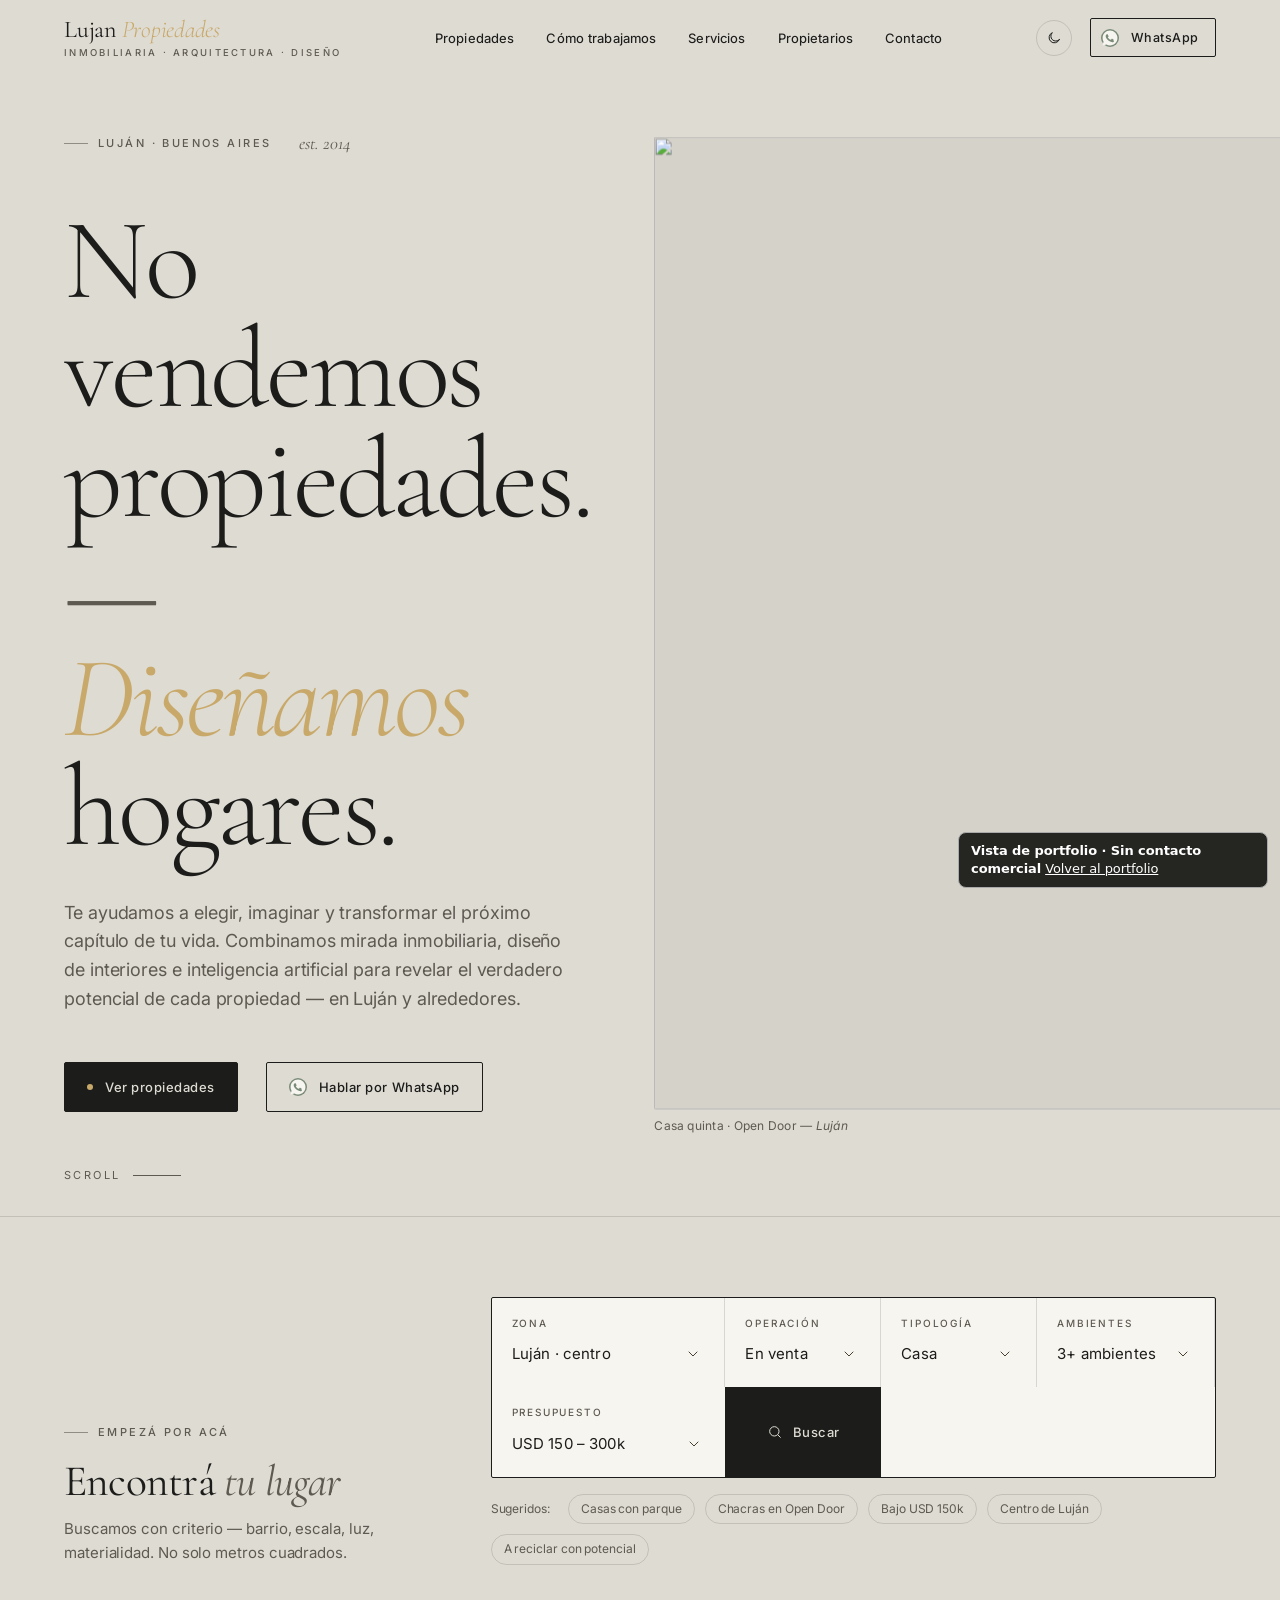
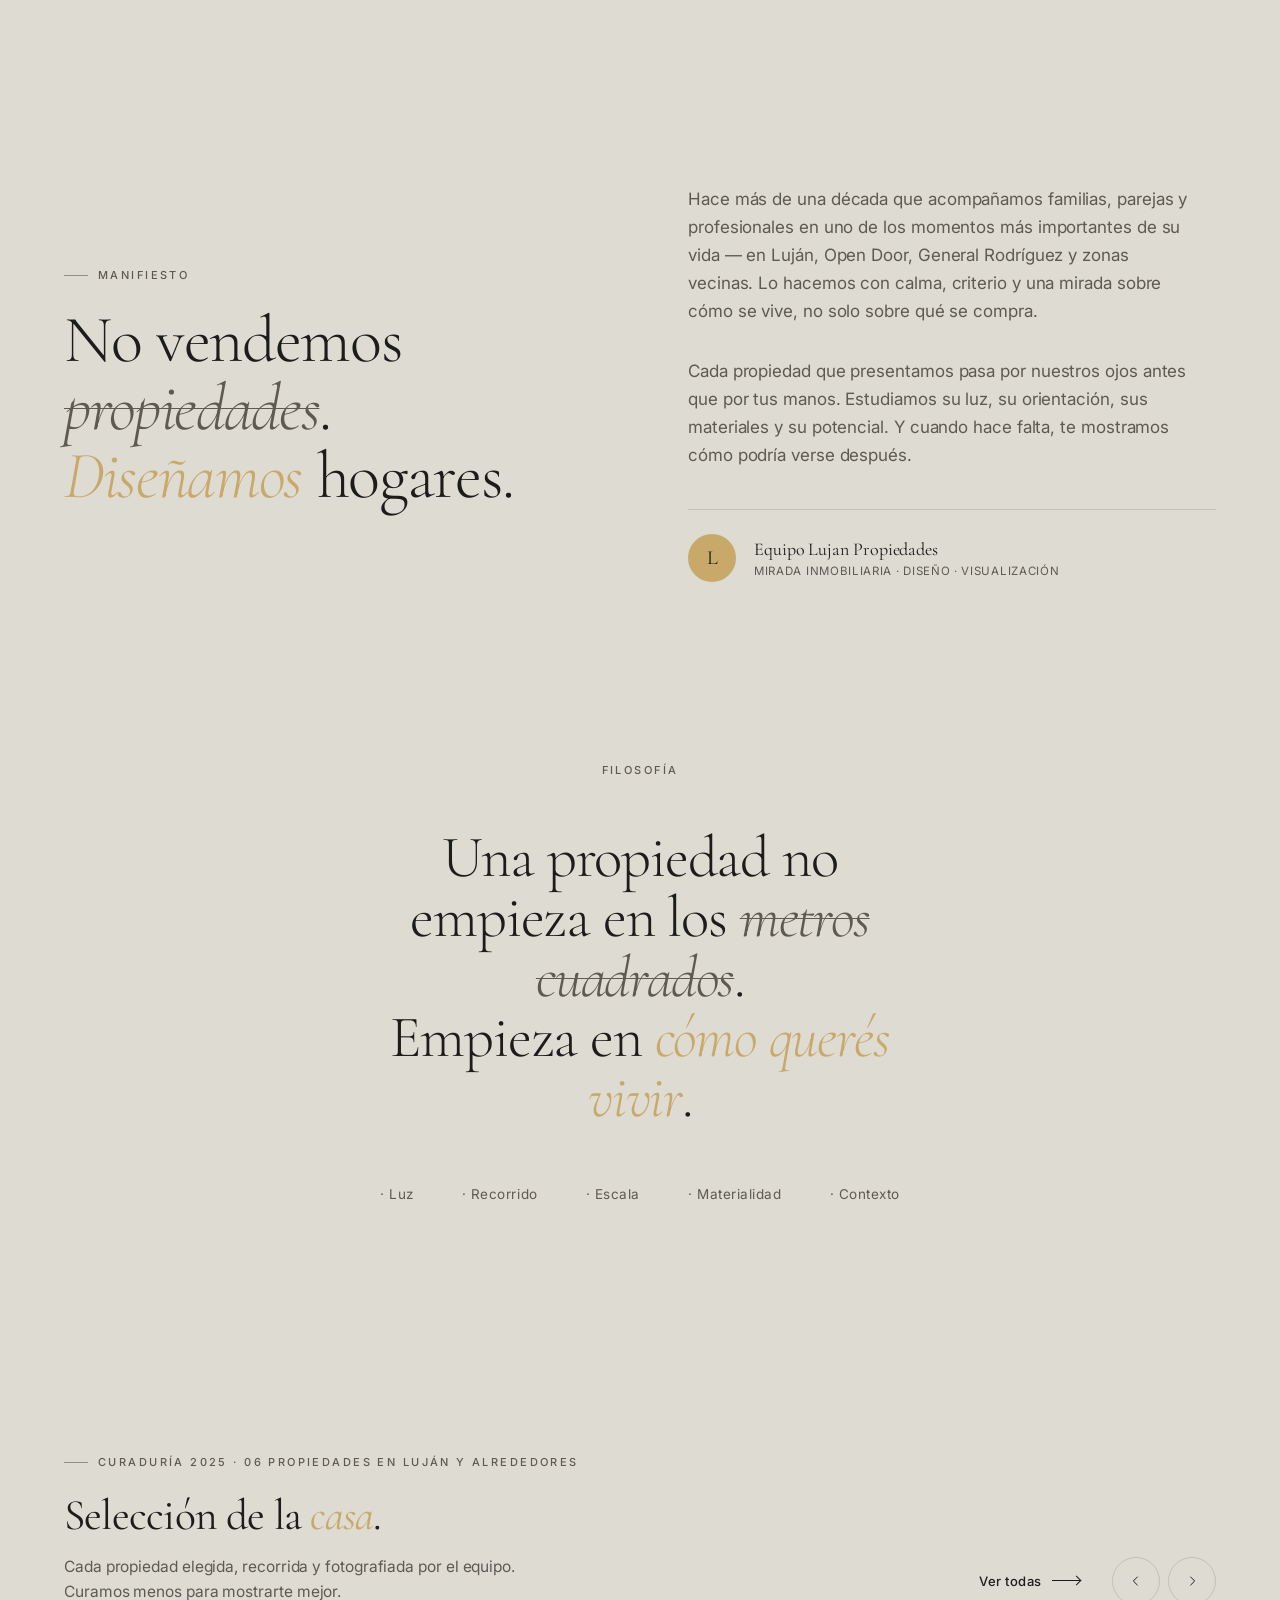
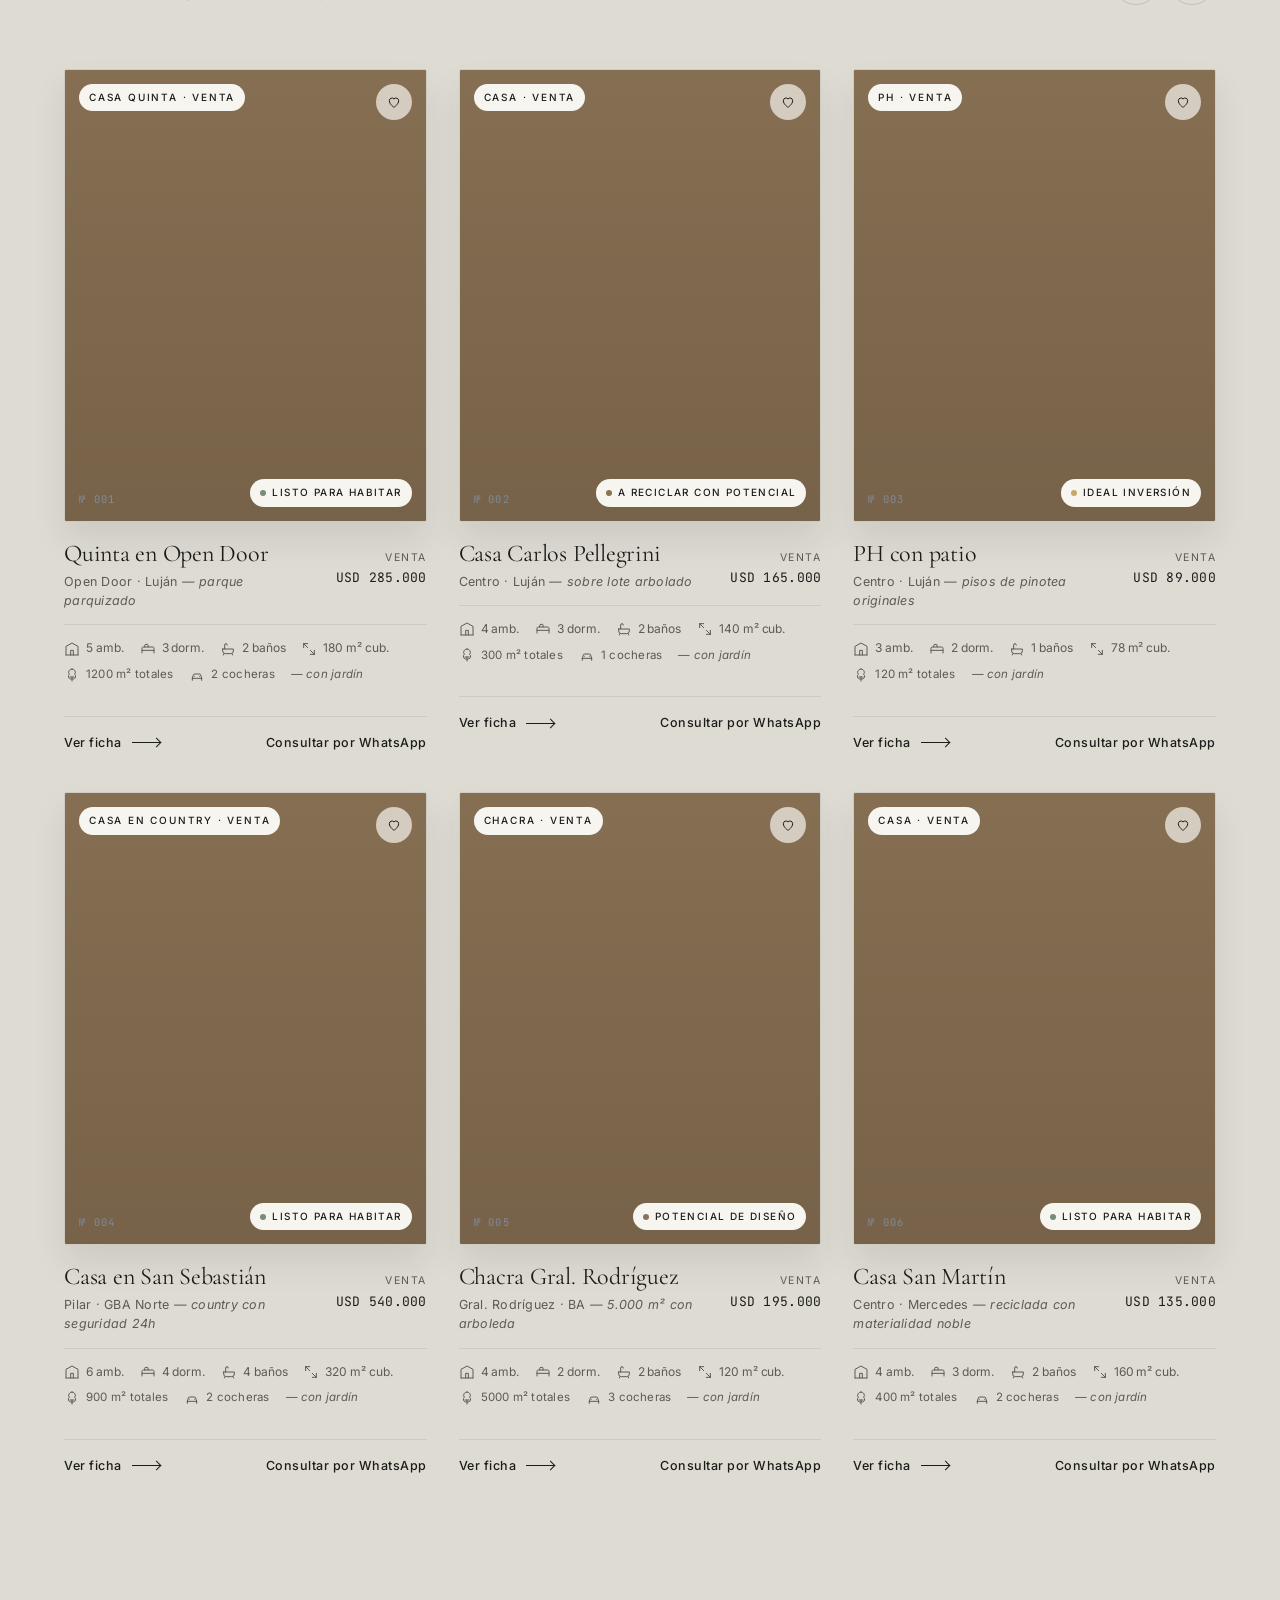
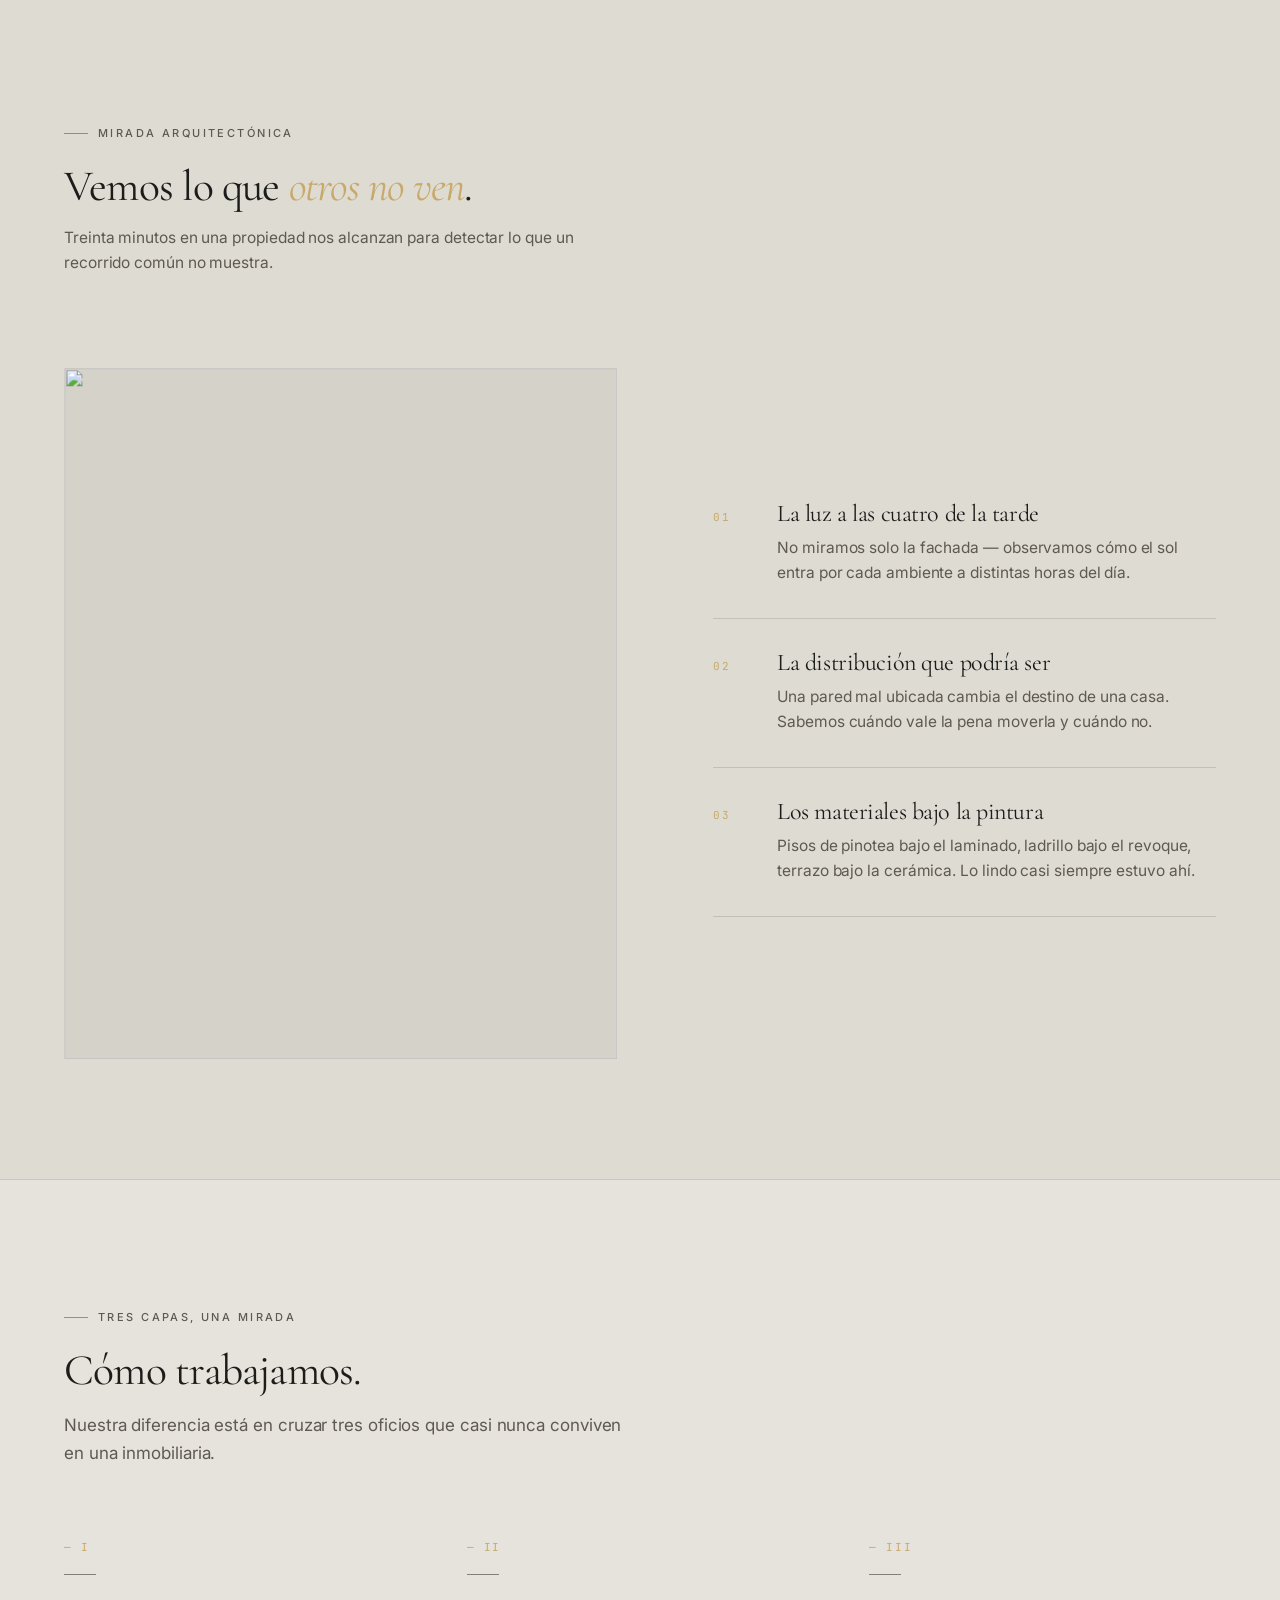
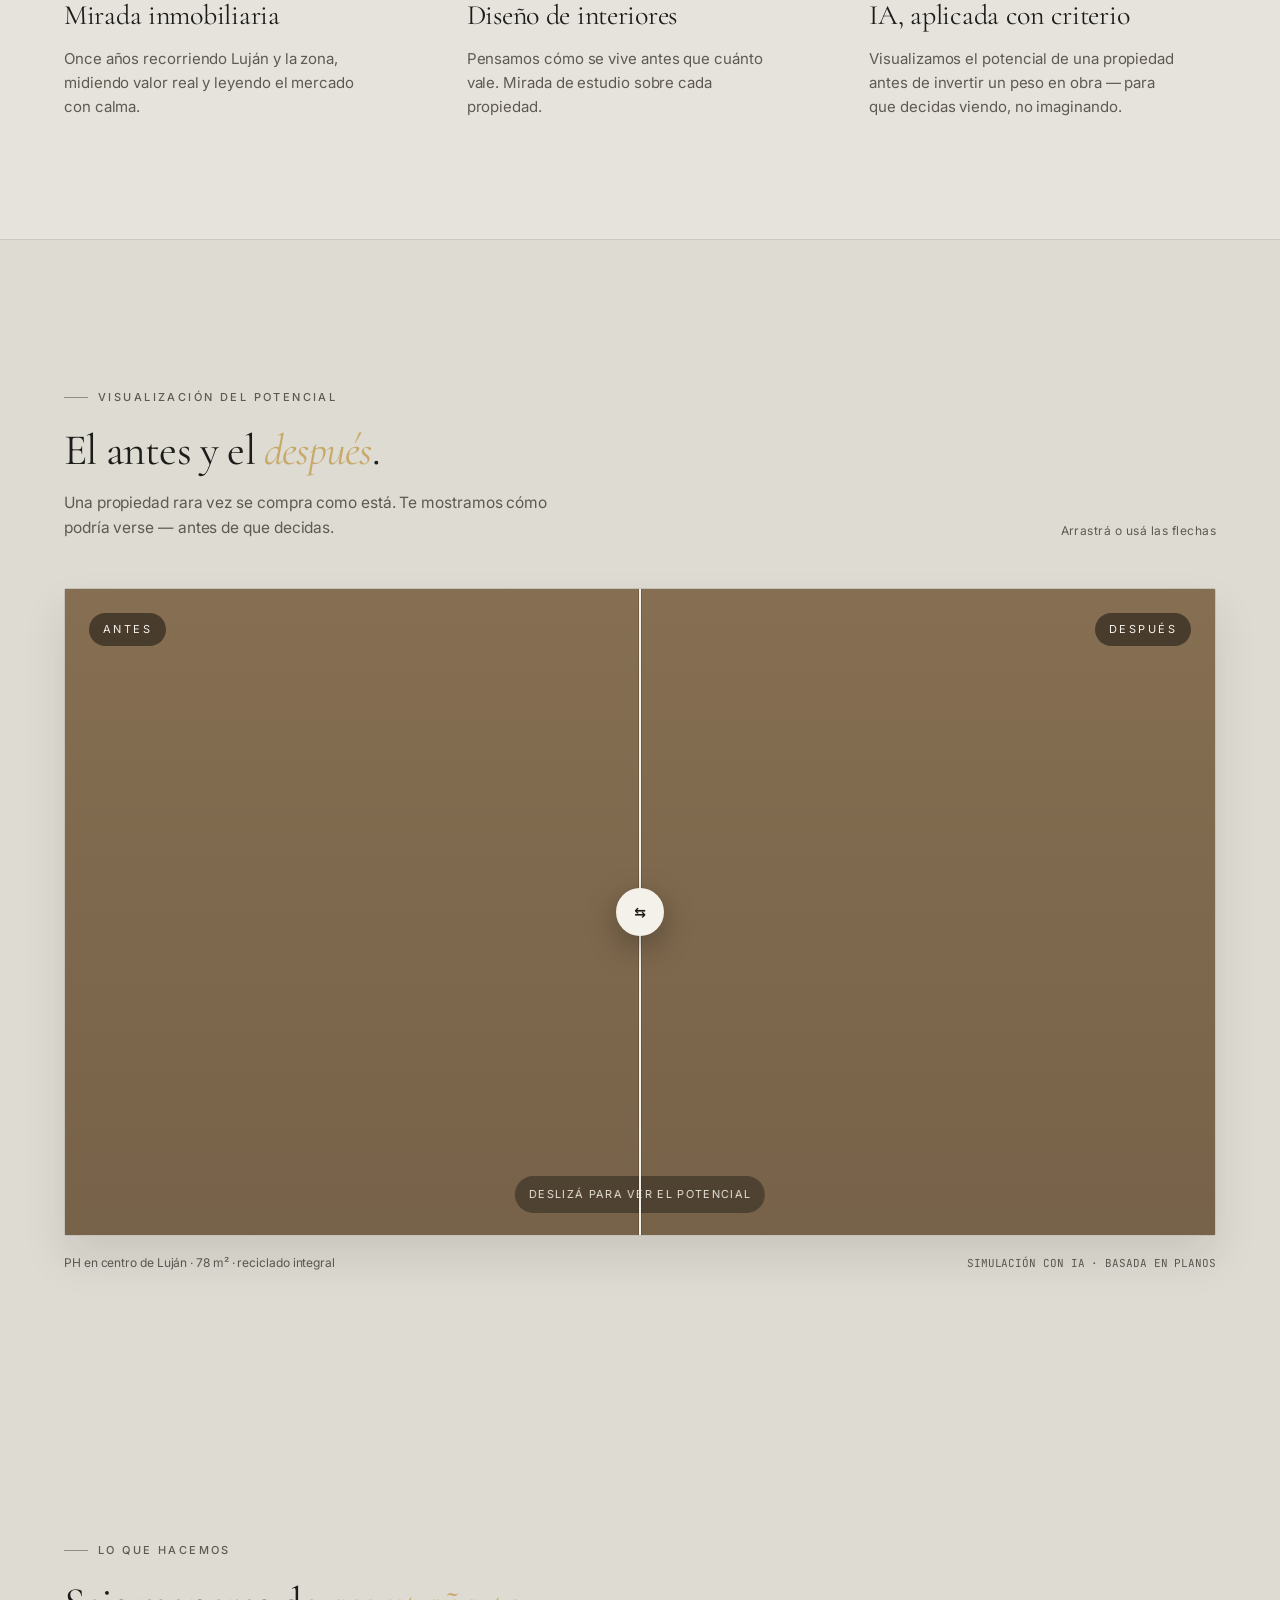
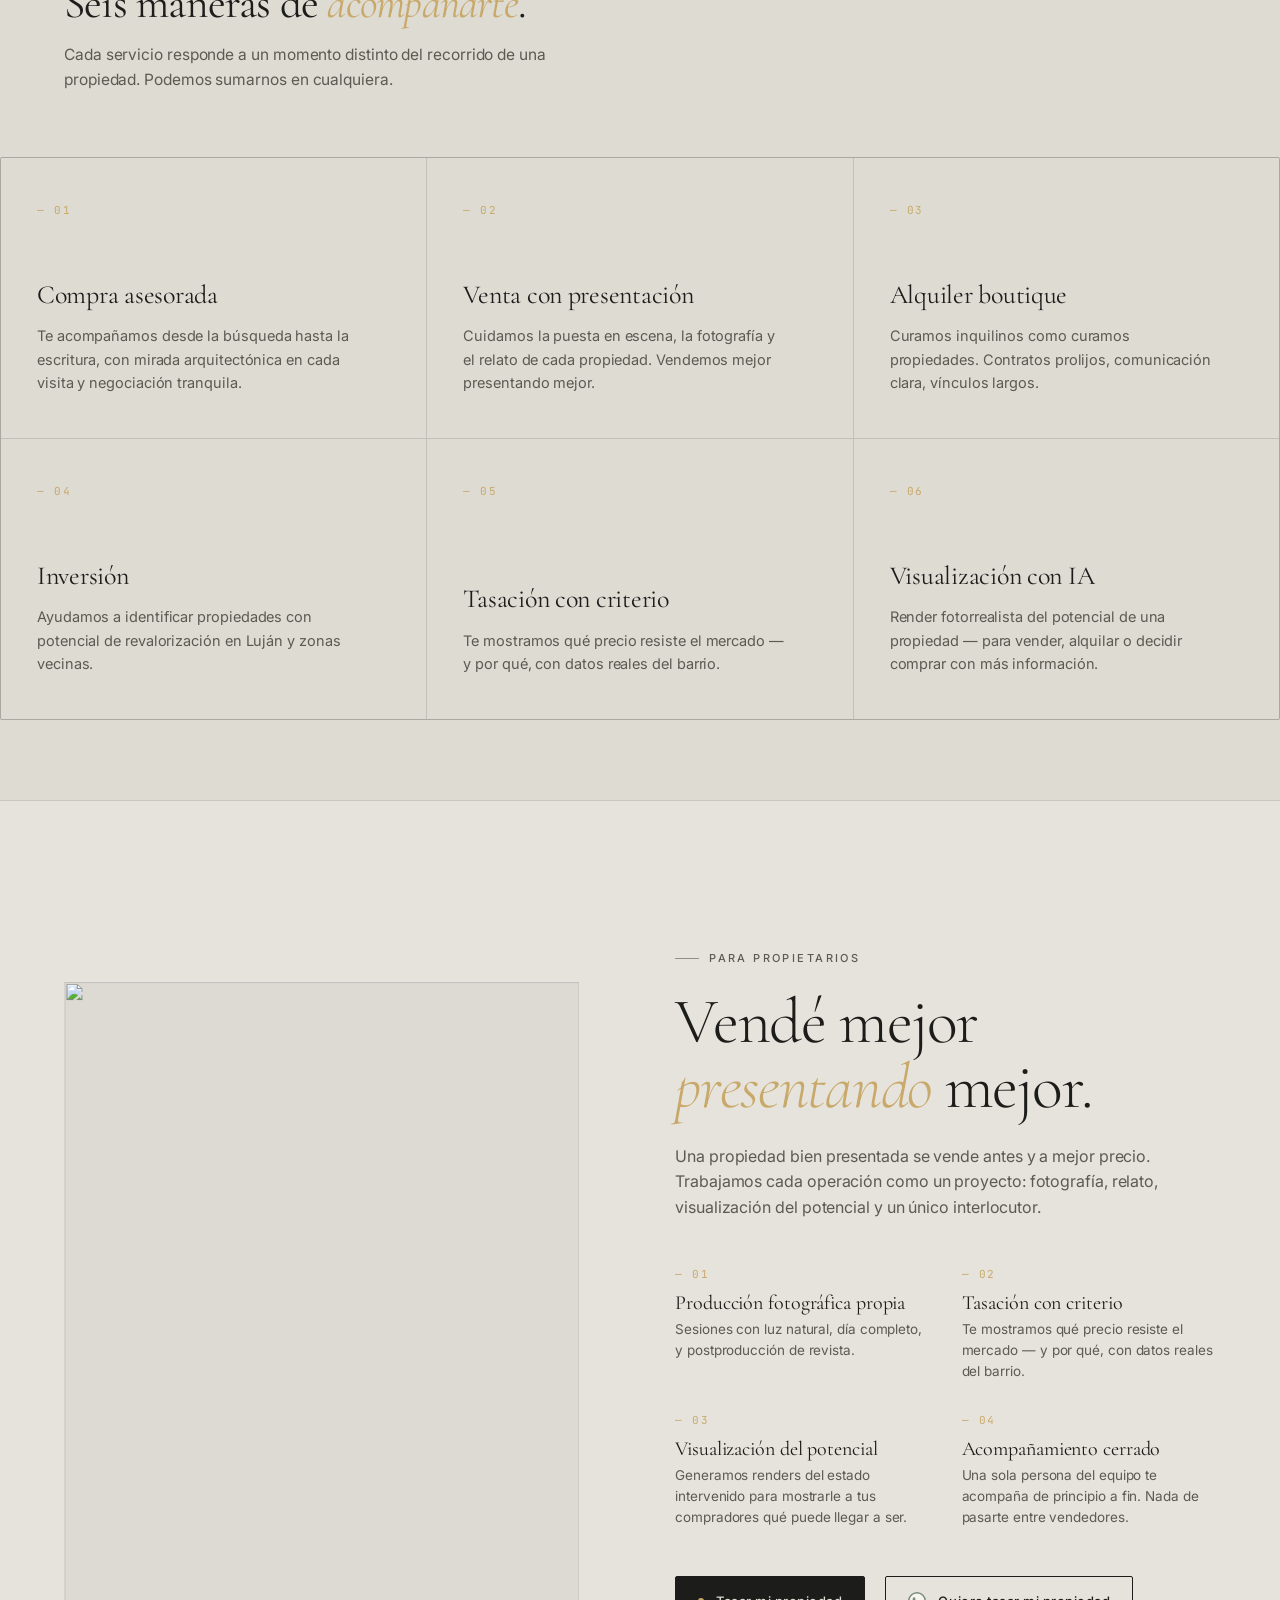
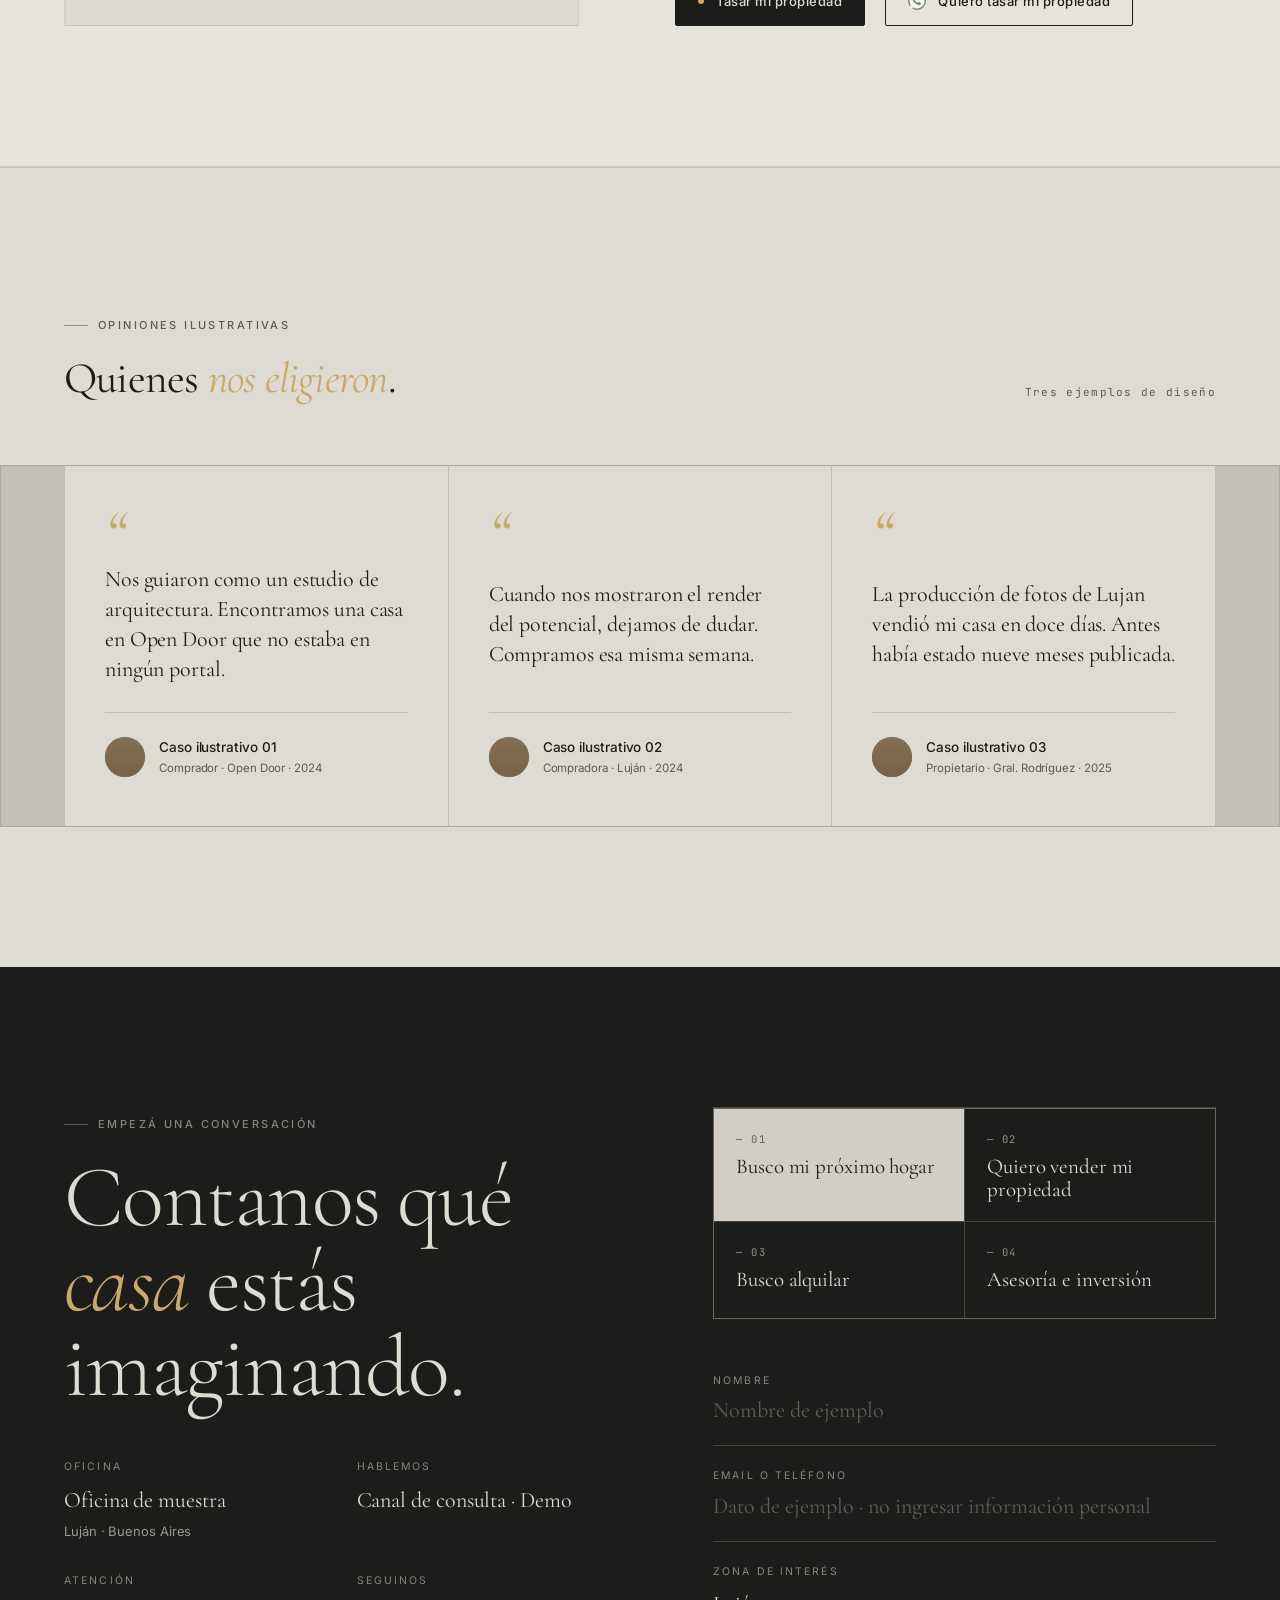
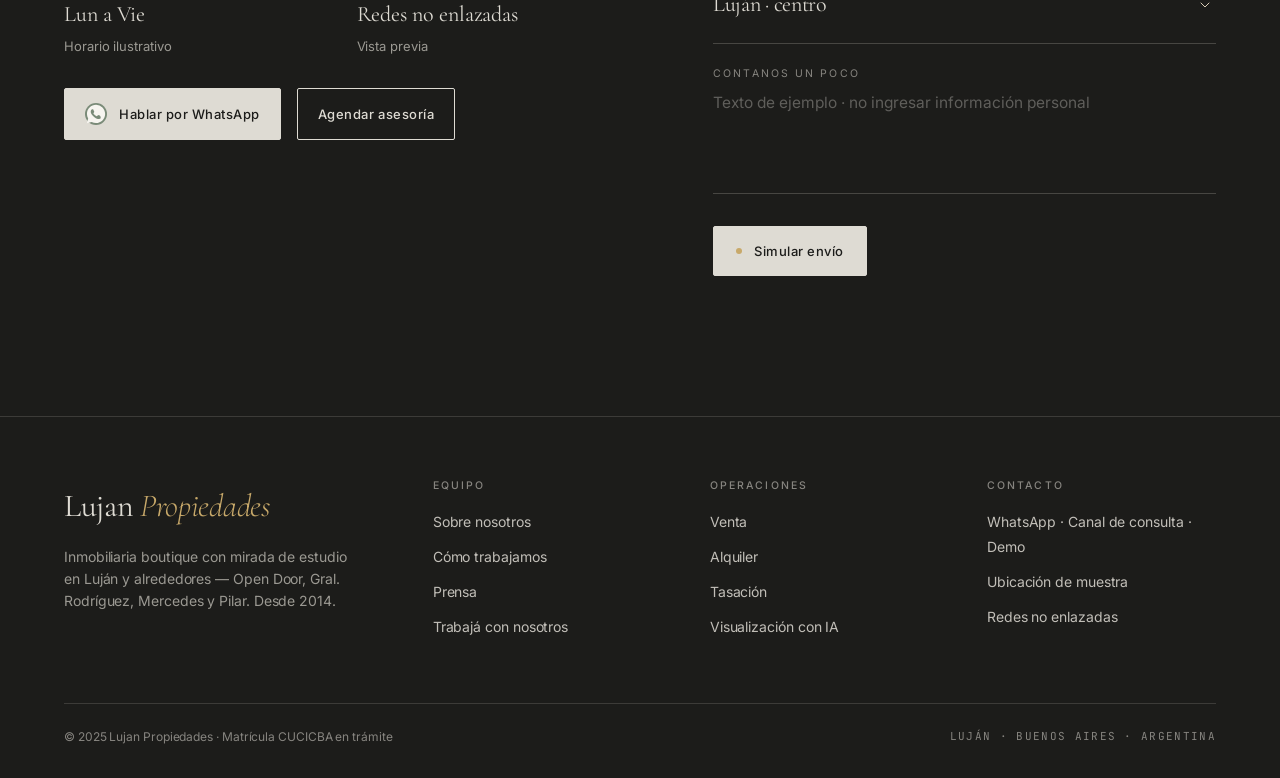
<file: demos/inmobiliaria/index.html>
<!doctype html>
<html lang="es" data-theme="light" data-density="regular">
  <head>
    <meta charset="utf-8" />
    <meta name="viewport" content="width=device-width, initial-scale=1" />
    <title>Lujan Propiedades · Arquitectura · Diseño</title>
    <meta
      name="description"
      content="No vendemos propiedades. Diseñamos hogares. Inmobiliaria boutique con criterio arquitectónico, diseño de interiores e inteligencia artificial."
    />

    <link rel="preconnect" href="https://fonts.googleapis.com" />
    <link rel="preconnect" href="https://fonts.gstatic.com" crossorigin />
    <link
      rel="stylesheet"
      href="https://fonts.googleapis.com/css2?family=Cormorant+Garamond:ital,wght@0,300;0,400;0,500;0,600;1,300;1,400&family=Inter:wght@300;400;450;500;600&family=JetBrains+Mono:wght@400;500&display=swap"
    />
  <meta name="robots" content="noindex,follow" />
<meta name="referrer" content="no-referrer" />
    <script type="module" crossorigin src="./assets/index-3YMCyN49.js"></script>
    <link rel="stylesheet" crossorigin href="./assets/index-DiO3w6xq.css">
  </head>
  <body>
    <div id="root"></div>
  
<style>
#portfolio-notice { z-index:2147483000; position:fixed; right:12px; bottom:12px; max-width:min(310px,calc(100vw - 24px)); padding:9px 12px; background:#252521; color:#fff; border:1px solid #aaa; border-radius:8px; font:13px/1.4 system-ui,sans-serif }
#portfolio-notice a { color:inherit; text-decoration:underline }
#portfolio-notice p { margin:.33em 0 0 }
</style>
<aside id="portfolio-notice" aria-label="Vista previa para el portfolio"><strong>Vista de portfolio · Sin contacto comercial</strong> <a href="../../">Volver al portfolio</a><p id="portfolio-demo-feedback" hidden role="status"></p></aside>
<script>
window.addEventListener('click',function(e){
 var a=e.target.closest('a[href="#portfolio-notice"]'); if(!a) return;
 e.preventDefault();
 var p=document.getElementById('portfolio-demo-feedback');p.hidden=false;p.textContent='Esta vista muestra el proyecto. No envía mensajes ni abre una consulta.';
},true);
window.addEventListener('submit',function(e){
 e.preventDefault(); var p=document.getElementById('portfolio-demo-feedback');p.hidden=false;p.textContent='Formulario de muestra. No se envió ningún dato.';
},true);
</script>
  </body>
</html>
</file>
<file: demos/inmobiliaria/assets/index-DiO3w6xq.css>
:root{--bg: #dedbd3;--bg-elev: #e6e3dc;--paper: #f7f5f0;--ink: #1c1c1a;--ink-mute: #5e5a52;--line: rgba(28, 28, 26, .14);--line-soft: rgba(28, 28, 26, .08);--brown: #8b7355;--gold: #c8a96a;--olive: #7a8b78;--accent: #c8a96a;--accent-ink: #1c1c1a;--f-serif: "Cormorant Garamond", "Cormorant", "Times New Roman", serif;--f-sans: "Inter", -apple-system, BlinkMacSystemFont, "Segoe UI", system-ui, sans-serif;--f-mono: "JetBrains Mono", "SF Mono", ui-monospace, monospace;--t-display: clamp(56px, 9vw, 148px);--t-h1: clamp(40px, 5.6vw, 88px);--t-h2: clamp(32px, 3.4vw, 56px);--t-h3: clamp(22px, 1.8vw, 30px);--t-eyebrow: 11px;--t-body: 16px;--t-body-lg: 18px;--t-small: 13px;--pad-x: clamp(24px, 5vw, 88px);--maxw: 1480px;--radius: 2px;--radius-card: 4px;--radius-pill: 99px;--radius-circle: 50%;--radius-select: 18px;--radius-option: 12px;--shadow-xs: 0 8px 16px rgba(17, 16, 14, .05);--shadow-sm: 0 14px 28px rgba(17, 16, 14, .08);--shadow-md: 0 22px 44px rgba(17, 16, 14, .1);--shadow-lg: 0 28px 54px rgba(17, 16, 14, .14);--shadow-xl: 0 32px 60px rgba(17, 16, 14, .18);--shadow-focus: 0 0 0 2px color-mix(in oklab, var(--accent) 56%, transparent);--ease: cubic-bezier(.2, .7, .2, 1);--ease-out: cubic-bezier(.16, 1, .3, 1);--dur: .6s;--surface-transition: background-color .55s var(--ease), color .55s var(--ease), border-color .55s var(--ease), box-shadow .55s var(--ease);--transition-ui: background-color .25s var(--ease), color .25s var(--ease), border-color .25s var(--ease);--transition-lift: transform .4s var(--ease-out), box-shadow .4s var(--ease-out);--transition-image: transform 1.2s var(--ease-out)}[data-theme=dark]{--bg: #11100e;--bg-elev: #1c1814;--paper: #25201a;--ink: #f4f1ea;--ink-mute: #b8b0a3;--line: rgba(244, 241, 234, .14);--line-soft: rgba(244, 241, 234, .08);--brown: #2b2118;--gold: #c8a96a;--olive: #596653;--accent: #c8a96a;--accent-ink: #11100e}*,*:before,*:after{box-sizing:border-box}html,body{margin:0;padding:0}html{-webkit-font-smoothing:antialiased;text-rendering:optimizeLegibility}body{background:var(--bg);color:var(--ink);font-family:var(--f-sans);font-size:var(--t-body);line-height:1.55;font-weight:400;letter-spacing:-.005em;transition:background-color .6s var(--ease),color .6s var(--ease);overflow-x:hidden}img,svg,video{max-width:100%;display:block}button{font:inherit;color:inherit}a{color:inherit;text-decoration:none}body.nav-open{overflow:hidden}::selection{background:var(--accent);color:var(--accent-ink)}.wrap{max-width:var(--maxw);margin:0 auto;padding-left:var(--pad-x);padding-right:var(--pad-x)}.eyebrow{font-family:var(--f-sans);font-size:var(--t-eyebrow);font-weight:500;letter-spacing:.22em;text-transform:uppercase;color:var(--ink-mute);display:inline-flex;align-items:center;gap:10px}.eyebrow:before{content:"";width:24px;height:1px;background:currentColor;opacity:.6}.eyebrow.no-rule:before{display:none}h1,h2,h3,h4{margin:0;font-family:var(--f-serif);font-weight:400;letter-spacing:-.018em;line-height:1.02}h1{font-size:var(--t-h1)}h2{font-size:var(--t-h2)}h3{font-size:var(--t-h3);font-family:var(--f-serif)}.display{font-size:var(--t-display);line-height:.96;letter-spacing:-.025em}.italic{font-style:italic;font-family:var(--f-serif);font-weight:300}p{margin:0}.lede{font-size:var(--t-body-lg);line-height:1.6;color:var(--ink-mute);max-width:52ch}.btn{display:inline-flex;align-items:center;gap:12px;padding:14px 22px;border:1px solid var(--ink);background:var(--ink);color:var(--bg);font-family:var(--f-sans);font-size:13px;font-weight:500;letter-spacing:.04em;border-radius:var(--radius);cursor:pointer;transition:var(--transition-ui),transform .4s var(--ease),box-shadow .35s var(--ease)}.btn:hover{background:transparent;color:var(--ink);transform:translateY(-2px);box-shadow:0 14px 28px #11100e1a}.btn:focus-visible{outline:none;transform:translateY(-1px);box-shadow:var(--shadow-focus),0 14px 28px #11100e1f}.btn--ghost{background:transparent;color:var(--ink);border-color:var(--ink)}.btn--ghost:hover{background:var(--ink);color:var(--bg)}.btn--quiet{background:transparent;border:0;padding:0;color:var(--ink);font-size:13px;font-weight:500;letter-spacing:.04em;display:inline-flex;align-items:center;gap:10px;cursor:pointer;transition:color .25s var(--ease),transform .25s var(--ease),opacity .25s var(--ease)}.btn--quiet:hover{transform:translate(4px)}.btn--quiet:focus-visible{outline:none;color:var(--accent)}.btn--quiet .arrow{width:28px;height:1px;background:currentColor;position:relative;transition:width .35s var(--ease)}.btn--quiet:hover .arrow{width:42px}.btn--quiet .arrow:after{content:"";position:absolute;right:0;top:-3px;width:7px;height:7px;border-right:1px solid currentColor;border-top:1px solid currentColor;transform:rotate(45deg)}.btn .dot{width:6px;height:6px;border-radius:50%;background:var(--accent)}.btn--wa{background:transparent;color:var(--ink);border-color:var(--ink)}.btn--wa:hover{background:var(--ink);color:var(--bg)}.btn--wa .wa-mark{width:18px;height:18px;border-radius:50%;background:var(--olive);color:var(--paper);display:inline-grid;place-items:center;flex-shrink:0}.btn--wa .wa-mark svg{width:11px;height:11px}.btn--wa:hover .wa-mark{background:var(--accent);color:var(--ink)}.nav .btn--wa{padding:9px 16px 9px 10px;font-size:12.5px}.nav{position:fixed;top:0;left:0;right:0;z-index:100;padding:18px var(--pad-x);display:flex;align-items:center;justify-content:space-between;background:transparent;transition:background-color .35s var(--ease),border-color .35s var(--ease),padding .35s var(--ease);border-bottom:1px solid transparent}.nav.is-scrolled{background:color-mix(in oklab,var(--bg) 78%,transparent);backdrop-filter:blur(20px) saturate(140%);-webkit-backdrop-filter:blur(20px) saturate(140%);border-bottom-color:var(--line-soft);padding-top:14px;padding-bottom:14px}.nav .logo{display:flex;flex-direction:column;line-height:1;flex-shrink:0}.nav .logo .name{font-family:var(--f-serif);font-size:24px;font-weight:400;letter-spacing:-.01em;white-space:nowrap}.nav .logo .tag{font-family:var(--f-sans);font-size:9.5px;font-weight:500;letter-spacing:.24em;text-transform:uppercase;color:var(--ink-mute);margin-top:6px;white-space:nowrap}@media(max-width:880px){.nav .logo .tag{display:none}}.nav .menu{display:flex;gap:32px}.nav .menu a{font-size:13px;font-weight:450;letter-spacing:.01em;color:var(--ink);position:relative;padding:6px 0}.nav .menu a:after{content:"";position:absolute;bottom:0;left:0;right:0;height:1px;background:currentColor;transform:scaleX(0);transform-origin:right;transition:transform .35s var(--ease)}.nav .menu a:hover:after{transform:scaleX(1);transform-origin:left}.nav .right{display:flex;align-items:center;gap:18px}.menu-toggle{display:none;width:44px;height:44px;padding:0;border-radius:var(--radius-circle);border:1px solid var(--line);background:transparent;cursor:pointer;align-items:center;justify-content:center;flex-direction:column;gap:4px;transition:background-color .25s var(--ease),border-color .25s var(--ease),transform .25s var(--ease)}.menu-toggle:hover{background:var(--line-soft);border-color:var(--ink);transform:translateY(-1px)}.menu-toggle span{width:16px;height:1.5px;border-radius:var(--radius-pill);background:currentColor;transition:transform .24s var(--ease),opacity .24s var(--ease),width .24s var(--ease)}.menu-toggle.is-open span:nth-child(1){transform:translateY(5.5px) rotate(45deg)}.menu-toggle.is-open span:nth-child(2){opacity:0}.menu-toggle.is-open span:nth-child(3){transform:translateY(-5.5px) rotate(-45deg)}.nav .theme-toggle{width:36px;height:36px;border-radius:var(--radius-circle);border:1px solid var(--line);background:transparent;cursor:pointer;display:grid;place-items:center;color:var(--ink);transition:background-color .25s var(--ease),border-color .25s var(--ease)}.nav .theme-toggle:hover{background:var(--line-soft);border-color:var(--ink)}.nav .theme-toggle:focus-visible,.section-head__nav button:focus-visible,.search__btn:focus-visible,.contact__intent:focus-visible,.contact__channels a:focus-visible,.footer a:focus-visible{outline:none;box-shadow:0 0 0 2px color-mix(in oklab,var(--accent) 56%,transparent)}.mobile-nav{position:absolute;top:calc(100% + 10px);left:var(--pad-x);right:var(--pad-x);opacity:0;pointer-events:none;transform:translateY(-8px);transition:opacity .25s var(--ease),transform .25s var(--ease)}.mobile-nav.is-open{opacity:1;pointer-events:auto;transform:translateY(0)}.mobile-nav__panel{background:color-mix(in oklab,var(--bg) 90%,transparent);border:1px solid var(--line-soft);backdrop-filter:blur(18px) saturate(145%);-webkit-backdrop-filter:blur(18px) saturate(145%);box-shadow:0 26px 56px #11100e29;padding:22px;display:flex;flex-direction:column;gap:20px}.mobile-nav__meta p{margin-top:10px;font-size:13.5px;line-height:1.55;color:var(--ink-mute);max-width:28ch}.mobile-nav__links{display:grid;gap:8px}.mobile-nav__links a{display:flex;align-items:center;justify-content:space-between;gap:12px;padding:14px 0;border-bottom:1px solid var(--line-soft);font-family:var(--f-serif);font-size:29px;letter-spacing:-.02em}.mobile-nav__links a:after{content:"↗";font-family:var(--f-sans);font-size:13px;color:var(--ink-mute)}.mobile-nav__actions{display:grid;gap:12px}.mobile-nav__actions .btn{width:100%;justify-content:center}.hero{min-height:100vh;padding-top:130px;padding-bottom:80px;display:grid;grid-template-columns:1.05fr 1fr;gap:64px;align-items:end;position:relative}.hero__left{position:relative;padding-bottom:24px}.hero__meta{display:flex;align-items:center;gap:28px;margin-bottom:48px}.hero__meta .yr{font-family:var(--f-serif);font-style:italic;font-size:18px;color:var(--ink-mute)}.hero__title{font-family:var(--f-serif);font-weight:300;font-size:var(--t-display);line-height:.95;letter-spacing:-.028em}.hero__title em{font-style:italic;font-weight:300;color:var(--accent)}.hero__title .amp{font-style:italic;font-weight:300;color:var(--ink-mute)}.hero__lede{margin-top:36px;max-width:46ch;font-size:18px;line-height:1.6;color:var(--ink-mute)}.hero__cta-row{margin-top:48px;display:flex;align-items:center;gap:28px;flex-wrap:wrap}.hero__right{position:relative;aspect-ratio:4/5;align-self:stretch;display:flex;flex-direction:column;gap:14px}.hero__img{flex:1;position:relative;overflow:hidden;border-radius:var(--radius);transition:transform .8s var(--ease-out),box-shadow .8s var(--ease-out)}.hero__img:hover{transform:translateY(-4px) scale(1.01);box-shadow:0 22px 40px #11100e1f}.hero__img:after{content:"";position:absolute;inset:0;border:1px solid var(--line-soft);pointer-events:none}.hero__caption{display:flex;justify-content:space-between;align-items:baseline;font-size:12px;color:var(--ink-mute);letter-spacing:.02em}.hero__caption .num{font-family:var(--f-mono);font-size:10.5px;letter-spacing:.06em}.hero__scroll{position:absolute;left:var(--pad-x);bottom:32px;display:flex;align-items:center;gap:12px;font-size:11px;letter-spacing:.22em;text-transform:uppercase;color:var(--ink-mute)}.hero__scroll .line{width:48px;height:1px;background:currentColor;position:relative;overflow:hidden}.hero__scroll .line:after{content:"";position:absolute;inset:0;background:var(--ink);transform:translate(-100%);animation:scroll-line 2.4s var(--ease) infinite}.hero--bleed{grid-template-columns:1fr;gap:0;min-height:100vh;padding:0;align-items:stretch;position:relative}.hero--bleed .hero__bg{position:absolute;inset:0;z-index:0;overflow:hidden}.hero--bleed .hero__bg:after{content:"";position:absolute;inset:0;background:linear-gradient(180deg,#00000052,#0000000d 35%,#0009)}.hero--bleed .hero__overlay{position:relative;z-index:2;color:#f4f1ea;padding:140px var(--pad-x) 80px;min-height:100vh;display:flex;flex-direction:column;justify-content:flex-end;max-width:var(--maxw);margin:0 auto;width:100%}.hero--bleed .hero__title{font-size:clamp(64px,11vw,200px);color:#f4f1ea}.hero--bleed .hero__title em{color:var(--gold)}.hero--bleed .hero__title .amp{color:#f4f1ea8c}.hero--bleed .hero__lede{color:#f4f1eac7}.hero--bleed .btn{background:#f4f1ea;color:#1c1c1a;border-color:#f4f1ea}.hero--bleed .btn:hover{background:transparent;color:#f4f1ea}.hero--bleed .btn--ghost{background:transparent;color:#f4f1ea;border-color:#f4f1ea}.hero--bleed .btn--ghost:hover{background:#f4f1ea;color:#1c1c1a}.search{padding:80px var(--pad-x);border-top:1px solid var(--line)}.search__inner{max-width:var(--maxw);margin:0 auto;display:grid;grid-template-columns:1fr 2fr;gap:64px;align-items:end}.search__head h2{font-size:var(--t-h2)}.search__head h2 em{font-style:italic;color:var(--ink-mute)}.search__form{display:grid;grid-template-columns:1.5fr 1fr 1fr auto;gap:0;border:1px solid var(--ink);border-radius:var(--radius);background:var(--paper)}.search__field{padding:18px 20px;border-right:1px solid var(--line);position:relative;cursor:text}.search__field:last-of-type{border-right:0}.search__field>span{display:block;font-size:10px;font-weight:500;letter-spacing:.18em;text-transform:uppercase;color:var(--ink-mute);margin-bottom:8px}.search__field:focus-within{z-index:8;background:color-mix(in oklab,var(--paper) 90%,var(--bg))}.search__btn{display:inline-flex;align-items:center;justify-content:center;gap:10px;padding:0 28px;background:var(--ink);color:var(--bg);border:0;cursor:pointer;font-size:13px;letter-spacing:.04em;font-weight:500;transition:background-color .25s var(--ease),color .25s var(--ease),transform .35s var(--ease),box-shadow .35s var(--ease)}.search__btn:hover{transform:translateY(-1px);box-shadow:inset 0 0 0 1px var(--ink),0 16px 30px #11100e1f}.search__chips{margin-top:16px;display:flex;gap:10px;flex-wrap:wrap;font-size:12px;color:var(--ink-mute)}.search__chips .chip{padding:5px 12px;border:1px solid var(--line);border-radius:var(--radius-pill);cursor:default;transition:border-color .2s,color .2s,transform .2s var(--ease),background-color .2s var(--ease)}.search__chips .chip:hover{border-color:var(--ink);color:var(--ink);transform:translateY(-1px);background:color-mix(in oklab,var(--paper) 86%,var(--bg))}.properties{padding:120px 0}.section-head{max-width:var(--maxw);margin:0 auto 64px;padding:0 var(--pad-x);display:flex;align-items:end;justify-content:space-between;gap:48px}.section-head__left{max-width:640px}.section-head h2{margin-top:22px}.section-head__nav{display:flex;gap:8px;align-items:center}.section-head__nav button{width:48px;height:48px;border-radius:var(--radius-circle);border:1px solid var(--line);background:transparent;cursor:pointer;display:grid;place-items:center;color:var(--ink);transition:all .25s var(--ease)}.section-head__nav button:hover{background:var(--ink);color:var(--bg);border-color:var(--ink);transform:translateY(-2px)}.props-grid{max-width:var(--maxw);margin:0 auto;padding:0 var(--pad-x);display:grid;grid-template-columns:repeat(3,1fr);gap:40px 32px}.prop-card__value-tag{position:absolute;bottom:14px;right:14px;z-index:2;background:var(--paper);color:var(--ink);font-size:10px;font-weight:500;letter-spacing:.14em;text-transform:uppercase;padding:6px 10px;border-radius:var(--radius-pill);display:inline-flex;align-items:center;gap:6px}.prop-card__value-tag:before{content:"";width:6px;height:6px;border-radius:var(--radius-circle);background:var(--accent)}.prop-card__value-tag[data-tone=green]:before{background:var(--olive)}.prop-card__value-tag[data-tone=brown]:before{background:var(--brown)}.prop-card__value-tag[data-tone=gold]:before{background:var(--gold)}.prop-card__cta{margin-top:18px;padding-top:16px;border-top:1px solid var(--line-soft);display:flex;justify-content:space-between;align-items:center;gap:12px}.prop-card__cta a{font-size:12.5px}.prop-card{position:relative;display:flex;flex-direction:column;gap:18px;cursor:default;transition:transform .45s var(--ease-out)}.prop-card:hover,.prop-card:focus-within{transform:translateY(-6px)}.prop-card__media{position:relative;overflow:hidden;border-radius:var(--radius);aspect-ratio:4/5;border:1px solid var(--line-soft);box-shadow:0 18px 34px #11100e14;transition:transform .7s var(--ease-out),box-shadow .7s var(--ease-out),border-color .35s var(--ease)}.prop-card:hover .prop-card__media,.prop-card:focus-within .prop-card__media{border-color:color-mix(in oklab,var(--accent) 28%,var(--line));box-shadow:0 24px 44px #11100e1f}.prop-card__media .ph,.prop-card__media .img-fill{position:absolute;inset:0;transition:transform 1.2s var(--ease-out)}.prop-card:hover .prop-card__media .ph,.prop-card:hover .prop-card__media .img-fill{transform:scale(1.045)}.prop-card__tag{position:absolute;top:14px;left:14px;background:var(--paper);color:var(--ink);font-size:10px;font-weight:500;letter-spacing:.18em;text-transform:uppercase;padding:6px 10px;border-radius:var(--radius-pill);z-index:2}.prop-card__fav{position:absolute;top:14px;right:14px;z-index:2;width:36px;height:36px;border-radius:var(--radius-circle);border:0;cursor:pointer;background:color-mix(in oklab,var(--paper) 70%,transparent);-webkit-backdrop-filter:blur(8px);backdrop-filter:blur(8px);display:grid;place-items:center;color:var(--ink);transition:background .2s,color .2s,transform .25s var(--ease),box-shadow .25s var(--ease)}.prop-card__fav:hover{background:var(--ink);color:var(--paper);transform:scale(1.05);box-shadow:0 10px 20px #11100e2e}.prop-card__num{position:absolute;bottom:14px;left:14px;z-index:2;font-family:var(--f-mono);font-size:10.5px;letter-spacing:.12em;color:var(--paper);mix-blend-mode:difference;opacity:.85}.prop-card__body{display:flex;flex-direction:column;gap:14px}.prop-card__top{display:flex;justify-content:space-between;align-items:baseline;gap:16px}.prop-card__title{font-family:var(--f-serif);font-size:24px;font-weight:400;letter-spacing:-.01em;line-height:1.15}.prop-card__loc{font-size:12.5px;color:var(--ink-mute);letter-spacing:.02em;margin-top:4px}.prop-card__price{font-family:var(--f-mono);font-size:13px;letter-spacing:.02em;white-space:nowrap}.prop-card__price small{font-family:var(--f-sans);font-size:10.5px;color:var(--ink-mute);display:block;text-align:right;letter-spacing:.14em;text-transform:uppercase;margin-bottom:2px}.prop-card__specs{display:flex;gap:16px;font-size:12px;color:var(--ink-mute);padding-top:14px;border-top:1px solid var(--line-soft)}.prop-card__specs span{display:flex;align-items:center;gap:6px}.props-grid[data-variant=editorial] .prop-card__media{aspect-ratio:3/4;border-radius:0}.props-grid[data-variant=editorial] .prop-card__title{font-size:32px}.props-grid[data-variant=editorial] .prop-card__top{border-top:1px solid var(--ink);padding-top:18px}.props-grid[data-variant=overlay] .prop-card__media{aspect-ratio:3/4}.props-grid[data-variant=overlay] .prop-card__body{display:none}.props-grid[data-variant=overlay] .prop-card__overlay{position:absolute;left:0;right:0;bottom:0;z-index:2;padding:22px 20px;background:linear-gradient(180deg,transparent,rgba(0,0,0,.7));color:#f4f1ea}.props-grid[data-variant=overlay] .prop-card__overlay .title{font-family:var(--f-serif);font-size:26px;font-weight:400;letter-spacing:-.01em}.props-grid[data-variant=overlay] .prop-card__overlay .meta{display:flex;justify-content:space-between;align-items:baseline;margin-top:8px;font-size:12.5px;color:#f4f1ead9}.props-grid[data-variant=default] .prop-card__overlay,.props-grid[data-variant=editorial] .prop-card__overlay{display:none}.editorial{padding:140px 0;position:relative}.editorial__inner{max-width:var(--maxw);margin:0 auto;padding:0 var(--pad-x);display:grid;grid-template-columns:1fr 1fr;gap:96px;align-items:center}.editorial__lead{font-family:var(--f-serif);font-weight:300;font-size:clamp(40px,5.2vw,84px);line-height:1.02;letter-spacing:-.02em}.editorial__lead em{font-style:italic;color:var(--accent)}.editorial__lead .strike{text-decoration:line-through;text-decoration-thickness:1px;color:var(--ink-mute);font-style:italic}.editorial__body{display:flex;flex-direction:column;gap:32px}.editorial__body p{font-size:17px;line-height:1.65;color:var(--ink-mute);max-width:46ch}.editorial__body .signature{display:flex;align-items:center;gap:18px;margin-top:8px;padding-top:24px;border-top:1px solid var(--line)}.editorial__body .signature .avatar{width:48px;height:48px;border-radius:var(--radius-circle);background:var(--brown);overflow:hidden}.editorial__body .signature .name{font-family:var(--f-serif);font-size:18px}.editorial__body .signature .role{font-size:11.5px;color:var(--ink-mute);letter-spacing:.06em;text-transform:uppercase}.diff{padding:120px var(--pad-x);background:var(--bg-elev);border-top:1px solid var(--line);border-bottom:1px solid var(--line);position:relative}.diff__inner{max-width:var(--maxw);margin:0 auto}.diff__head{max-width:780px;margin-bottom:72px}.diff__cols{display:grid;grid-template-columns:repeat(3,1fr);gap:56px}.diff__col{display:flex;flex-direction:column;gap:18px}.diff__col .num{font-family:var(--f-mono);font-size:11px;letter-spacing:.14em;color:var(--accent)}.diff__col h3{font-family:var(--f-serif);font-size:28px;font-weight:400;letter-spacing:-.01em}.diff__col p{color:var(--ink-mute);font-size:15px;line-height:1.6;max-width:34ch}.diff__col .rule{width:32px;height:1px;background:var(--ink);margin-bottom:8px;opacity:.5}.beforeafter{padding:140px 0}.ba__stage{max-width:var(--maxw);margin:0 auto;padding:0 var(--pad-x)}.ba__wrap{position:relative;aspect-ratio:16/9;overflow:hidden;border-radius:var(--radius);cursor:ew-resize;-webkit-user-select:none;user-select:none;border:1px solid var(--line);box-shadow:0 22px 44px #11100e1a;transition:transform .45s var(--ease-out),box-shadow .45s var(--ease-out),border-color .3s var(--ease)}.ba__wrap:hover,.ba__wrap:focus-visible{transform:translateY(-2px);box-shadow:0 28px 54px #11100e24;border-color:color-mix(in oklab,var(--accent) 24%,var(--line))}.ba__wrap:focus-visible{outline:none}.ba__wrap.is-dragging{box-shadow:0 32px 58px #11100e2e}.ba__layer{position:absolute;inset:0;overflow:hidden}.ba__layer.before{z-index:1}.ba__layer.after{z-index:2;clip-path:inset(0 50% 0 0)}.ba__layer .ph,.ba__layer .img-fill{position:absolute;inset:0}.ba__label{position:absolute;top:24px;z-index:3;font-size:11px;letter-spacing:.22em;text-transform:uppercase;color:#f4f1ea;background:#00000073;-webkit-backdrop-filter:blur(8px);backdrop-filter:blur(8px);padding:8px 14px;border-radius:var(--radius-pill)}.ba__label.l-before{left:24px}.ba__label.l-after{right:24px}.ba__handle{position:absolute;top:0;bottom:0;width:2px;background:#f4f1ea;z-index:4;left:50%;transform:translate(-50%);box-shadow:0 0 0 1px #00000026;transition:left .24s var(--ease-out),box-shadow .24s var(--ease-out)}.ba__handle:before{content:"";position:absolute;top:50%;left:50%;transform:translate(-50%,-50%);width:48px;height:48px;border-radius:var(--radius-circle);background:#f4f1ea;box-shadow:0 10px 32px #0000004d;transition:transform .24s var(--ease),box-shadow .24s var(--ease),background-color .24s var(--ease)}.ba__handle:after{content:"⇆";position:absolute;top:50%;left:50%;transform:translate(-50%,-50%);font-size:14px;color:#1c1c1a;font-weight:600;z-index:1}.ba__wrap:hover .ba__handle:before,.ba__wrap:focus-visible .ba__handle:before,.ba__wrap.is-dragging .ba__handle:before{transform:translate(-50%,-50%) scale(1.06);box-shadow:0 16px 36px #00000057}.ba__hint{position:absolute;left:50%;bottom:22px;transform:translate(-50%);z-index:3;padding:10px 14px;border-radius:var(--radius-pill);background:#11100e70;color:#f4f1ea;font-size:11px;letter-spacing:.12em;text-transform:uppercase;backdrop-filter:blur(10px);-webkit-backdrop-filter:blur(10px);opacity:.9;transition:opacity .3s var(--ease),transform .3s var(--ease)}.ba__wrap.is-interacted .ba__hint,.ba__wrap.is-dragging .ba__hint{opacity:0;transform:translate(-50%) translateY(8px)}.ba__caption{display:flex;justify-content:space-between;align-items:baseline;margin-top:18px;font-size:12px;color:var(--ink-mute)}.testimonials{padding:140px 0;border-top:1px solid var(--line)}.tst-grid{max-width:var(--maxw);margin:0 auto;padding:0 var(--pad-x);display:grid;grid-template-columns:repeat(3,1fr);gap:1px;background:var(--line);border:1px solid var(--line)}.tst-card{background:var(--bg);padding:48px 40px;display:flex;flex-direction:column;gap:24px;justify-content:space-between;min-height:360px;transition:transform .4s var(--ease-out),background-color .35s var(--ease),box-shadow .4s var(--ease-out)}.tst-card:hover{transform:translateY(-4px);box-shadow:0 18px 36px #11100e14}.tst-card .quote-mark{font-family:var(--f-serif);font-size:64px;line-height:.6;color:var(--accent);height:24px;font-style:italic}.tst-card blockquote{margin:0;font-family:var(--f-serif);font-size:22px;line-height:1.35;font-weight:400;letter-spacing:-.005em}.tst-card .who{display:flex;align-items:center;gap:14px;padding-top:24px;border-top:1px solid var(--line)}.tst-card .who .avatar{width:40px;height:40px;border-radius:var(--radius-circle);overflow:hidden;background:var(--olive)}.tst-card .who .name{font-size:13.5px;font-weight:500}.tst-card .who .meta{font-size:11.5px;color:var(--ink-mute);margin-top:2px}.contact__intents{display:grid;grid-template-columns:repeat(2,1fr);gap:1px;margin-bottom:32px;background:color-mix(in oklab,var(--bg) 22%,transparent);border:1px solid color-mix(in oklab,var(--bg) 22%,transparent)}.contact__intent{background:var(--ink);color:var(--bg);padding:22px 22px 20px;cursor:pointer;border:0;display:flex;flex-direction:column;gap:8px;align-items:flex-start;text-align:left;min-height:96px;transition:background .25s var(--ease),color .25s var(--ease),transform .25s var(--ease),box-shadow .25s var(--ease)}.contact__intent[aria-pressed=true],.contact__intent:hover{background:color-mix(in oklab,var(--bg) 92%,transparent);color:var(--ink)}.contact__intent:hover,.contact__intent:focus-visible{transform:translateY(-2px)}.contact__intent .it-n{font-family:var(--f-mono);font-size:10.5px;letter-spacing:.14em;opacity:.6}.contact__intent .it-t{font-family:var(--f-serif);font-size:21px;font-weight:400;letter-spacing:-.005em;line-height:1.1}.contact__channels{margin-top:32px;display:flex;gap:16px;flex-wrap:wrap}.contact__channels .ch-wa,.contact__channels .ch-agenda{display:inline-flex;align-items:center;gap:12px;padding:14px 20px;border-radius:var(--radius);font-size:13px;letter-spacing:.04em;font-weight:500;border:1px solid var(--bg);transition:background-color .25s var(--ease),color .25s var(--ease),transform .25s var(--ease),box-shadow .3s var(--ease)}.contact__channels .ch-wa{background:var(--bg);color:var(--ink)}.contact__channels .ch-wa:hover,.contact__channels .ch-agenda{background:transparent;color:var(--bg)}.contact__channels .ch-agenda:hover{background:var(--bg);color:var(--ink)}.contact__channels .ch-wa:hover,.contact__channels .ch-wa:focus-visible,.contact__channels .ch-agenda:hover,.contact__channels .ch-agenda:focus-visible{transform:translateY(-2px);box-shadow:0 14px 28px #00000024}.contact__channels .wa-mark{width:22px;height:22px;border-radius:var(--radius-circle);background:var(--olive);color:var(--paper);display:grid;place-items:center}.contact__channels .wa-mark svg{width:13px;height:13px}.contact{padding:140px var(--pad-x);background:var(--ink);color:var(--bg);position:relative;overflow:hidden}.contact__inner{max-width:var(--maxw);margin:0 auto;display:grid;grid-template-columns:1.1fr 1fr;gap:96px;align-items:start}.contact__lead h2{font-family:var(--f-serif);font-size:clamp(48px,6.8vw,112px);line-height:.98;font-weight:300;letter-spacing:-.02em}.contact__lead h2 em{font-style:italic;color:var(--accent)}.contact__lead .meta{margin-top:48px;display:grid;grid-template-columns:1fr 1fr;gap:32px}.contact__lead .meta dt{font-size:10.5px;letter-spacing:.2em;text-transform:uppercase;color:color-mix(in oklab,var(--bg) 55%,transparent);margin-bottom:8px}.contact__lead .meta dd{margin:0;font-family:var(--f-serif);font-size:22px}.contact__lead .meta dd small{display:block;font-family:var(--f-sans);font-size:13px;color:color-mix(in oklab,var(--bg) 65%,transparent);margin-top:4px}.contact__form{display:flex;flex-direction:column;gap:0;border-top:1px solid color-mix(in oklab,var(--bg) 22%,transparent)}.contact__field{display:flex;flex-direction:column;gap:8px;padding:22px 0;border-bottom:1px solid color-mix(in oklab,var(--bg) 22%,transparent)}.contact__field label{font-size:10.5px;letter-spacing:.2em;text-transform:uppercase;color:color-mix(in oklab,var(--bg) 55%,transparent)}.contact__field input,.contact__field textarea{appearance:none;background:transparent;border:0;color:var(--bg);font-family:var(--f-serif);font-size:22px;padding:0;outline:none;resize:none}.contact__field:focus-within{border-bottom-color:color-mix(in oklab,var(--bg) 38%,transparent)}.contact__field textarea{min-height:80px;font-family:var(--f-sans);font-size:15.5px;line-height:1.55}.contact__field input::placeholder,.contact__field textarea::placeholder{color:color-mix(in oklab,var(--bg) 35%,transparent)}.contact__submit{margin-top:32px;align-self:flex-start;background:var(--bg);color:var(--ink);border:1px solid var(--bg)}.contact__submit:hover{background:transparent;color:var(--bg)}.footer{padding:64px var(--pad-x) 32px;background:var(--ink);color:var(--bg);border-top:1px solid color-mix(in oklab,var(--bg) 16%,transparent)}.footer__inner{max-width:var(--maxw);margin:0 auto;display:grid;grid-template-columns:1.4fr 1fr 1fr 1fr;gap:48px}.footer h4{font-family:var(--f-sans);font-size:10.5px;letter-spacing:.2em;text-transform:uppercase;color:color-mix(in oklab,var(--bg) 55%,transparent);font-weight:500;margin-bottom:18px}.footer ul{list-style:none;padding:0;margin:0;display:flex;flex-direction:column;gap:10px}.footer ul a{font-size:14px;color:color-mix(in oklab,var(--bg) 85%,transparent)}.footer ul a:hover{color:var(--bg)}.footer__brand .name{font-family:var(--f-serif);font-size:32px;font-weight:400;letter-spacing:-.01em}.footer__brand p{margin-top:16px;font-size:14px;color:color-mix(in oklab,var(--bg) 65%,transparent);max-width:32ch;line-height:1.55}.footer__bottom{max-width:var(--maxw);margin:64px auto 0;padding-top:24px;border-top:1px solid color-mix(in oklab,var(--bg) 16%,transparent);display:flex;justify-content:space-between;align-items:center;gap:24px;font-size:12px;color:color-mix(in oklab,var(--bg) 55%,transparent)}.premium-select{position:relative;--ps-surface: color-mix(in oklab, var(--paper) 94%, var(--bg-elev));--ps-surface-strong: color-mix(in oklab, var(--paper) 90%, var(--bg));--ps-border: var(--line);--ps-text: var(--ink);--ps-text-mute: var(--ink-mute);--ps-shadow: 0 22px 48px rgba(17, 16, 14, .14)}.premium-select__trigger{width:100%;display:inline-flex;align-items:center;justify-content:space-between;gap:16px;padding:4px 0;border:0;background:transparent;color:inherit;cursor:pointer;text-align:left;border-radius:10px;transition:color .2s var(--ease),transform .2s var(--ease),opacity .2s var(--ease),box-shadow .2s var(--ease)}.premium-select__trigger:hover{color:var(--ps-text)}.premium-select__trigger:focus-visible{outline:none;box-shadow:0 0 0 2px color-mix(in oklab,var(--accent) 58%,transparent)}.premium-select[data-disabled=true] .premium-select__trigger{opacity:.55;cursor:not-allowed}.premium-select__value{min-width:0;flex:1;font-family:var(--f-sans);font-size:15px;line-height:1.45;letter-spacing:.01em}.contact__field .premium-select__value{font-family:var(--f-serif);font-size:22px;line-height:1.15;letter-spacing:-.015em}.premium-select__chevron{display:inline-flex;align-items:center;justify-content:center;width:22px;height:22px;color:color-mix(in oklab,currentColor 72%,var(--accent));flex-shrink:0;transition:transform .24s var(--ease),color .24s var(--ease),background-color .24s var(--ease)}.premium-select[data-open=true] .premium-select__chevron{transform:rotate(180deg);color:var(--accent)}.premium-select__menu{position:absolute;top:calc(100% + 12px);left:0;right:0;z-index:40;transform-origin:top center;animation:premium-select-enter .28s var(--ease-out)}.premium-select__list{display:flex;flex-direction:column;gap:2px;padding:10px;max-height:min(320px,52vh);overflow:auto;border:1px solid var(--ps-border);border-radius:var(--radius-select);background:var(--ps-surface);color:var(--ps-text);box-shadow:var(--ps-shadow);backdrop-filter:blur(18px) saturate(130%);-webkit-backdrop-filter:blur(18px) saturate(130%)}.premium-select__option{width:100%;border:0;background:transparent;color:inherit;display:flex;align-items:center;justify-content:space-between;gap:12px;padding:13px 14px;border-radius:var(--radius-option);cursor:pointer;text-align:left;font-family:var(--f-sans);font-size:14px;line-height:1.45;transition:background-color .18s var(--ease),color .18s var(--ease),transform .18s var(--ease)}.premium-select__option:hover,.premium-select__option[data-active=true]{background:var(--ps-surface-strong);transform:translate(2px)}.premium-select__option:focus-visible{outline:none;background:var(--ps-surface-strong);box-shadow:0 0 0 1px color-mix(in oklab,var(--accent) 42%,transparent) inset}.premium-select__option[aria-selected=true]{color:var(--ps-text)}.premium-select__option[aria-selected=true]:after{content:"";width:7px;height:7px;border-radius:999px;background:var(--accent);flex-shrink:0}.contact__field .premium-select__trigger{color:var(--bg)}.contact__field .premium-select{--ps-surface: color-mix(in oklab, var(--ink) 94%, transparent);--ps-surface-strong: color-mix(in oklab, var(--ink) 90%, var(--bg));--ps-border: color-mix(in oklab, var(--bg) 22%, transparent);--ps-text: var(--bg);--ps-text-mute: color-mix(in oklab, var(--bg) 65%, transparent);--ps-shadow: 0 24px 54px rgba(0, 0, 0, .28)}@keyframes premium-select-enter{0%{opacity:0;transform:translateY(-6px) scale(.985)}to{opacity:1;transform:translateY(0) scale(1)}}@media(max-width:1100px){.premium-select__menu{top:calc(100% + 10px)}}@media(max-width:640px){.premium-select__trigger{min-height:44px;padding:8px 0}.premium-select__value{font-size:15px}.contact__field .premium-select__value{font-size:20px}.premium-select__menu{top:calc(100% + 8px)}.premium-select__list{border-radius:16px;max-height:min(280px,48vh);padding:8px}.premium-select__option{padding:12px;font-size:13.5px}}html.theme-is-switching body,html.theme-is-switching .nav,html.theme-is-switching .search__form,html.theme-is-switching .prop-card__media,html.theme-is-switching .diff,html.theme-is-switching .contact,html.theme-is-switching .contact__intent,html.theme-is-switching .premium-select__list,html.theme-is-switching .tst-card,html.theme-is-switching .service-card,html.theme-is-switching .ba__wrap,html.theme-is-switching .footer,html.theme-is-switching .section-head__nav button,html.theme-is-switching .theme-toggle,html.theme-is-switching .btn,html.theme-is-switching .btn--quiet,html.theme-is-switching .contact__channels .ch-wa,html.theme-is-switching .contact__channels .ch-agenda,html.theme-is-switching .chip,html.theme-is-switching .prop-card__fav,html.theme-is-switching .contact__field,html.theme-is-switching .premium-select__trigger,html.theme-is-switching .premium-select__option{transition:var(--surface-transition)}[data-reveal]{opacity:0;transform:translateY(28px);transition:opacity 1s var(--ease-out),transform 1s var(--ease-out);transition-delay:var(--reveal-delay, 0s)}[data-reveal].in{opacity:1;transform:translateY(0)}[data-reveal-stagger]>*{opacity:0;transform:translateY(20px);transition:opacity .9s var(--ease-out),transform .9s var(--ease-out);transition-delay:var(--reveal-delay, 0s)}[data-reveal-stagger].in>*{opacity:1;transform:translateY(0)}[data-parallax]{will-change:transform;transition:transform .15s linear}@keyframes scroll-line{0%{transform:translate(-100%)}50%{transform:translate(0)}to{transform:translate(100%)}}@media(prefers-reduced-motion:reduce){*,*:before,*:after{scroll-behavior:auto!important}[data-reveal],[data-reveal-stagger]>*,[data-parallax],.ba__wrap,.ba__handle,.ba__hint,.premium-select__menu,.btn,.btn--quiet,.prop-card,.prop-card__media,.service-card,.tst-card{transition-duration:.01ms!important;animation-duration:.01ms!important}}.ph{width:100%;height:100%;position:relative;background-size:cover;background-position:center;background-color:var(--brown)}.ph:after{content:"";position:absolute;inset:0;background:linear-gradient(180deg,#1c18140d,#1c18142e);pointer-events:none}.ph[data-kind=warm-interior]{background-image:url(https://images.unsplash.com/photo-1600210492486-724fe5c67fb0?w=1400&q=80&auto=format&fit=crop)}.ph[data-kind=stone-light]{background-image:url(https://images.unsplash.com/photo-1600585154340-be6161a56a0c?w=1400&q=80&auto=format&fit=crop)}.ph[data-kind=green-garden]{background-image:url(https://images.unsplash.com/photo-1568605114967-8130f3a36994?w=1400&q=80&auto=format&fit=crop)}.ph[data-kind=dusk-arch]{background-image:url(https://images.unsplash.com/photo-1564013799919-ab600027ffc6?w=1600&q=80&auto=format&fit=crop)}.ph[data-kind=oak-floor]{background-image:url(https://images.unsplash.com/photo-1493809842364-78817add7ffb?w=1400&q=80&auto=format&fit=crop)}.ph[data-kind=linen-soft]{background-image:url(https://images.unsplash.com/photo-1522708323590-d24dbb6b0267?w=1400&q=80&auto=format&fit=crop)}.ph[data-kind=cement]{background-image:url(https://images.unsplash.com/photo-1600585154526-990dced4db0d?w=1400&q=80&auto=format&fit=crop)}.ph[data-kind=night-room]{background-image:url(https://images.unsplash.com/photo-1600607687939-ce8a6c25118c?w=1400&q=80&auto=format&fit=crop)}.ph[data-kind=country-house]{background-image:url(https://images.unsplash.com/photo-1518780664697-55e3ad937233?w=1400&q=80&auto=format&fit=crop)}.ph[data-kind=kitchen]{background-image:url(https://images.unsplash.com/photo-1556909114-f6e7ad7d3136?w=1400&q=80&auto=format&fit=crop)}.ph[data-kind=raw]{background:linear-gradient(135deg,var(--brown),var(--ink-mute))}.ph__label{position:absolute;bottom:14px;left:14px;right:14px;font-family:var(--f-mono);font-size:10px;letter-spacing:.14em;color:#ffffffb3;text-transform:uppercase;display:flex;justify-content:space-between;align-items:baseline}image-slot{width:100%;height:100%;border-radius:var(--radius)}.ic{width:16px;height:16px;stroke:currentColor;fill:none;stroke-width:1.5}.ic-lg{width:20px;height:20px}.service-card{transition:transform .4s var(--ease-out),box-shadow .4s var(--ease-out),background-color .35s var(--ease)}.service-card:hover{transform:translateY(-4px);box-shadow:0 16px 32px #11100e12}.services__grid,.owners__grid,.see-unseen__grid{width:100%}[data-density=cozy]{--pad-x: clamp(24px, 4vw, 64px)}[data-density=cozy] .properties{padding:80px 0}[data-density=cozy] .editorial{padding:96px 0}[data-density=cozy] .diff{padding:88px var(--pad-x)}[data-density=cozy] .beforeafter,[data-density=cozy] .testimonials{padding:96px 0}[data-density=cozy] .contact{padding:96px var(--pad-x)}[data-density=airy]{--pad-x: clamp(32px, 6vw, 120px)}[data-density=airy] .properties{padding:160px 0}[data-density=airy] .editorial{padding:180px 0}[data-density=airy] .diff{padding:160px var(--pad-x)}[data-density=airy] .beforeafter,[data-density=airy] .testimonials{padding:180px 0}[data-density=airy] .contact{padding:180px var(--pad-x)}@media(max-width:1100px){.hero{grid-template-columns:1fr;gap:48px;padding-top:120px}.hero__right{aspect-ratio:4/3}.search__inner{grid-template-columns:1fr;gap:32px}.search__form{grid-template-columns:1fr}.search__field{border-right:0;border-bottom:1px solid var(--line)}.search__btn{padding:18px}.props-grid{grid-template-columns:repeat(2,1fr)}.editorial__inner{grid-template-columns:1fr;gap:48px}.diff__cols{grid-template-columns:1fr;gap:40px}.tst-grid{grid-template-columns:1fr}.contact__inner{grid-template-columns:1fr;gap:48px}.footer__inner{grid-template-columns:1fr 1fr}.services__grid{grid-template-columns:repeat(2,1fr)!important}.owners__grid,.see-unseen__grid{grid-template-columns:1fr!important;gap:48px!important}.owners__media{order:2}.owners__bullets{grid-template-columns:1fr 1fr!important}}@media(max-width:880px){.nav .menu{display:none}.nav .right{gap:10px}.nav__wa{display:none}.menu-toggle{display:inline-flex}.mobile-nav{left:20px;right:20px;top:calc(100% + 8px)}}@media(max-width:640px){.nav{padding-top:14px;padding-bottom:14px;gap:12px}.nav .logo .name{font-size:20px}.props-grid{grid-template-columns:1fr}.section-head{flex-direction:column;align-items:flex-start}.mobile-nav__panel{padding:18px;gap:18px}.mobile-nav__links a{font-size:24px;padding:12px 0}.hero{min-height:auto;padding-top:104px;padding-bottom:48px;gap:28px;align-items:start}.hero__left{padding-bottom:0}.hero__meta{flex-wrap:wrap;gap:12px 18px;margin-bottom:26px}.hero__meta .yr{font-size:15px}.hero__title{line-height:.98}.hero__lede{margin-top:20px;font-size:16px;max-width:34ch}.hero__cta-row{margin-top:28px;gap:12px}.hero__cta-row .btn,.hero__cta-row .btn--wa{width:100%;justify-content:center}.hero__right{aspect-ratio:auto;min-height:360px}.hero__caption{flex-direction:column;align-items:flex-start;gap:6px}.hero__scroll{display:none}.hero--bleed{min-height:auto}.hero--bleed .hero__overlay{min-height:100svh;padding:116px 20px 40px}.hero--bleed .hero__title{font-size:clamp(52px,16vw,82px)}.hero--bleed .hero__lede{font-size:16px!important;margin-top:22px!important}.search{padding:52px 20px}.search__inner{gap:24px}.search__head .lede{max-width:32ch}.search__form{border-radius:18px;overflow:visible}.search__field{padding:16px 16px 14px}.search__field>span{margin-bottom:6px}.search__btn{min-height:58px;width:100%;padding:16px 18px}.search__chips{gap:8px;font-size:11.5px}.search__chips>span:first-child{width:100%;margin-right:0!important;margin-bottom:2px}.properties{padding:88px 0}.section-head{gap:18px;margin-bottom:40px}.section-head__nav{width:100%;justify-content:space-between;flex-wrap:wrap}.section-head__nav .btn--quiet{margin-right:0!important}.prop-card{gap:14px}.prop-card__media{aspect-ratio:4/4.6}.prop-card__value-tag,.prop-card__tag{font-size:9.5px;letter-spacing:.12em}.prop-card__top,.prop-card__cta{flex-direction:column;align-items:flex-start;gap:10px}.prop-card__title{font-size:22px}.prop-card__price small{text-align:left}.prop-card__specs{flex-wrap:wrap;gap:10px 14px}.prop-card__cta,.prop-card__cta a{width:100%}.beforeafter{padding:88px 0}.ba__stage .section-head{margin-bottom:24px!important}.ba__instruction{font-size:11px!important;letter-spacing:.08em!important}.ba__wrap{aspect-ratio:4/5}.ba__label{top:14px;padding:7px 11px;font-size:10px;letter-spacing:.16em}.ba__label.l-before{left:14px}.ba__label.l-after{right:14px}.ba__handle:before{width:42px;height:42px}.ba__hint{bottom:14px;width:calc(100% - 28px);text-align:center;line-height:1.35;padding:9px 12px}.ba__caption{flex-direction:column;align-items:flex-start;gap:8px;margin-top:14px}.contact{padding:88px 20px}.contact__lead h2{font-size:clamp(42px,14vw,64px)}.contact__lead .meta{margin-top:28px;grid-template-columns:1fr;gap:18px}.contact__intents{grid-template-columns:1fr}.contact__intent{min-height:auto;padding:18px 18px 16px}.contact__intent .it-t{font-size:18px}.contact__field{padding:18px 0}.contact__field input,.contact__field textarea,.contact__field .premium-select__value{font-size:18px}.contact__field textarea{min-height:110px;font-size:15px}.contact__channels{margin-top:24px;gap:10px;flex-direction:column;align-items:stretch}.contact__channels .ch-wa,.contact__channels .ch-agenda,.contact__submit{width:100%;justify-content:center}.footer__inner{grid-template-columns:1fr}.services__grid{grid-template-columns:1fr!important}.service-card{min-height:auto!important;padding:28px 22px!important}.owners{padding:88px 20px!important}.owners__grid{gap:32px!important}.owners__bullets{grid-template-columns:1fr!important;gap:18px!important}.owners__actions{gap:12px!important}.owners__actions .btn,.owners__actions .btn--wa{width:100%;justify-content:center}.see-unseen__grid{gap:32px!important}.see-unseen__list li{padding:24px 0!important}.see-unseen__list li>div{flex-direction:column;gap:10px!important}}
</file>
